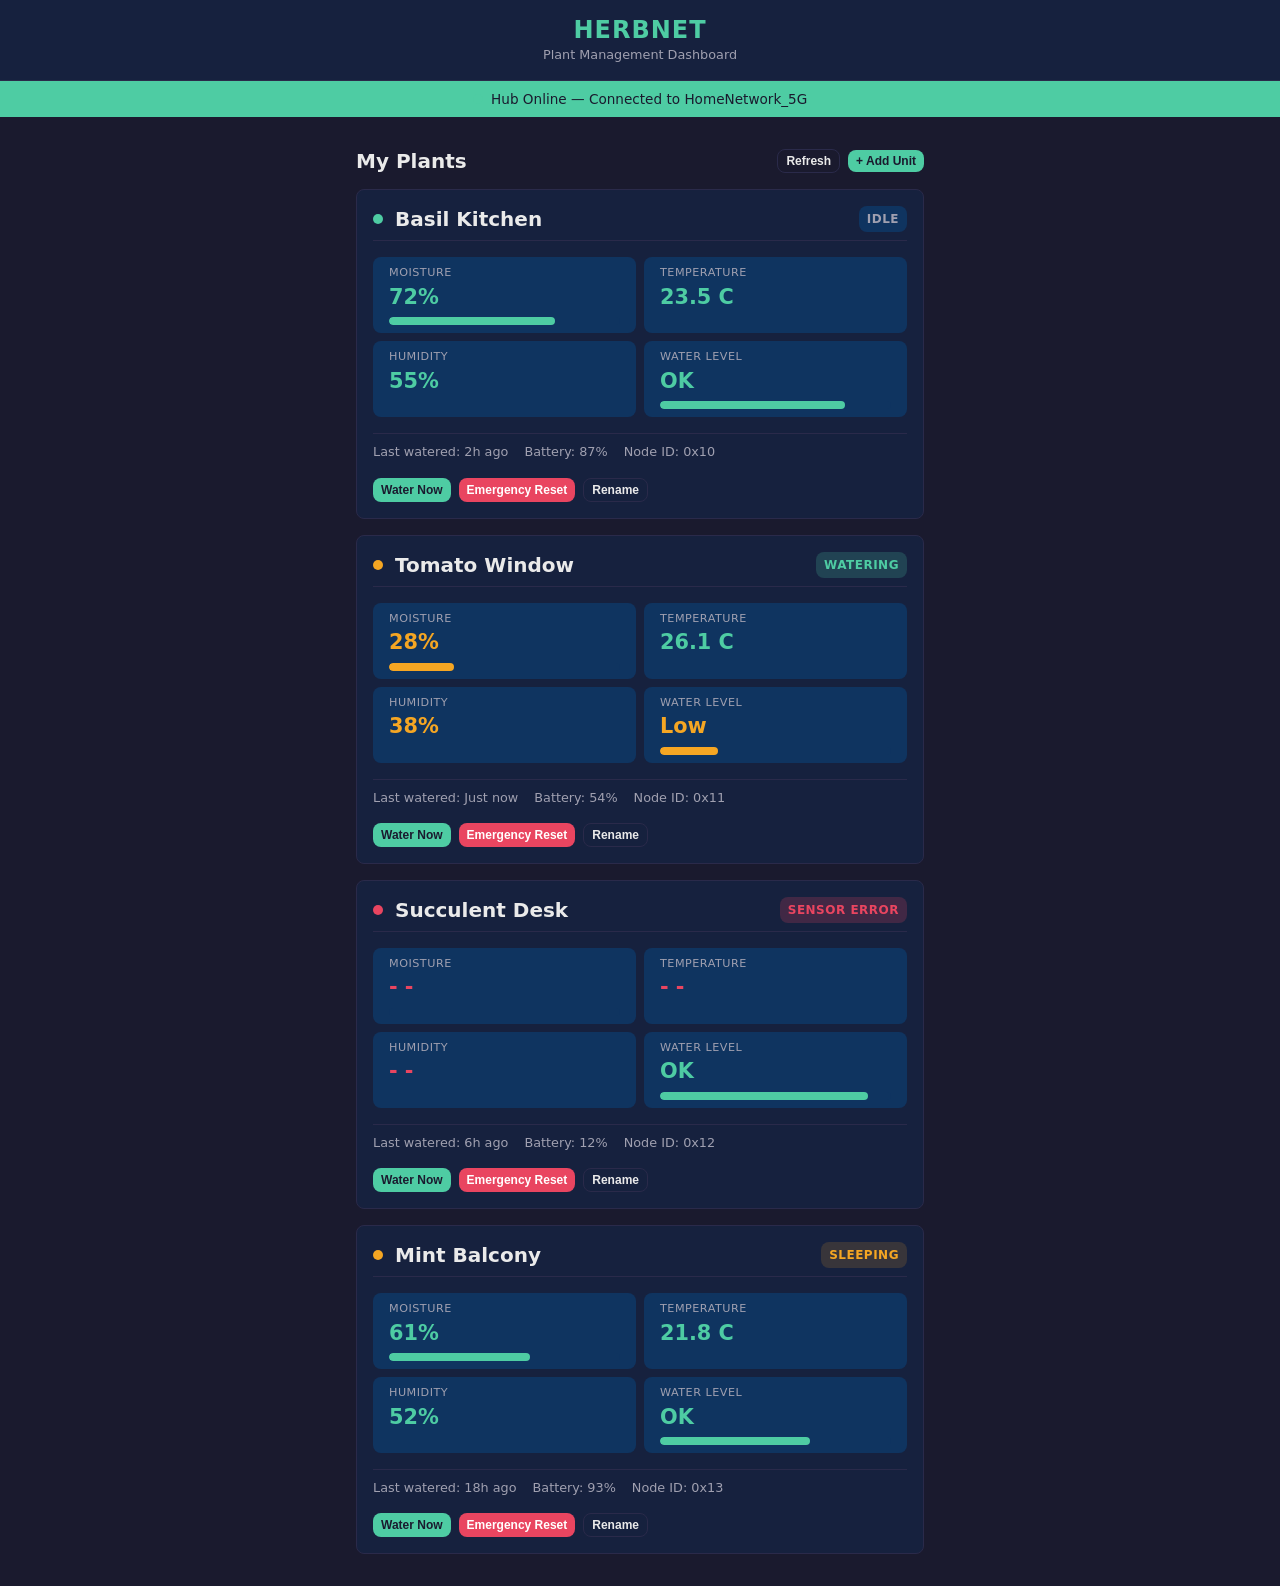
<file: HerbinatorWebApp/index.html>
<!DOCTYPE html>
<html lang="en">
<head>
  <meta charset="UTF-8">
  <meta name="viewport" content="width=device-width, initial-scale=1.0">
  <title>Herbinator - Dashboard</title>
  <link rel="stylesheet" href="style.css">
</head>
<body>

  <!-- =====================================================
       MAIN DASHBOARD

       This page is served when the ESP32 is connected to WiFi
       and operating normally (not in captive portal mode).

       It manages all connected Herbinator units via the ESP32
       hub. The ESP32 communicates with Arduino nodes over I2C
       or RS-485, and this page displays their data.

       BACKEND INTEGRATION NOTES:
       - Unit list:        GET  /api/units
       - Unit detail:      GET  /api/units/:id
       - Add unit:         POST /api/units
       - Rename unit:      PUT  /api/units/:id/name
       - Reset unit:       POST /api/units/:id/reset
       - Manual water:     POST /api/units/:id/water
       - Hub status:       GET  /api/hub/status
       - Hub settings:     GET  /api/hub/settings

       All data on this page is mock/static for the prototype.
       When the backend is implemented, JS will fetch data from
       these endpoints and update the DOM dynamically.
       ===================================================== -->

  <header class="app-header">
    <h1>HERBNET</h1>
    <p class="subtitle">Plant Management Dashboard</p>
  </header>

  <!-- ======================
       HUB CONNECTION BANNER

       Shows whether the ESP32 hub is online and connected to WiFi.
       Toggle between "online" and "offline" classes with JS.
       When offline, the wired bus still operates — plants get
       watered — but the user can't see live data remotely.
       ====================== -->
  <div class="status-banner online" id="hub-status-banner">
    <span class="status-dot green"></span>
    Hub Online — Connected to HomeNetwork_5G
  </div>

  <!-- Uncomment below to preview the offline state:
  <div class="status-banner offline" id="hub-status-banner">
    <span class="status-dot red"></span>
    Hub Offline — Local watering still active
  </div>
  -->

  <main class="container">

    <!-- ======================
         ACTION BAR

         Top-level controls: add a new unit, refresh data.
         These sit above the unit cards so they're always
         accessible without scrolling.
         ====================== -->
    <div class="flex-between mt-md mb-md">
      <h2>My Plants</h2>
      <div class="flex-row">
        <!-- data-action attributes are hooks for JS event listeners.
             This pattern keeps your HTML and JS loosely coupled —
             you can rearrange the HTML without breaking JS. -->
        <button class="btn btn-sm btn-outline" data-action="refresh-all">
          Refresh
        </button>
        <button class="btn btn-sm btn-primary" data-action="open-add-modal">
          + Add Unit
        </button>
      </div>
    </div>

    <!-- ======================
         UNIT CARDS

         Each card represents one Herbinator node (Arduino unit)
         connected to the ESP32 hub. The data-unit-id attribute
         stores the node's I2C address or internal ID so the
         backend knows which node to target for commands.

         In production, these cards are generated dynamically by
         JS from the /api/units response. For the prototype,
         we show 3 example units in different states.
         ====================== -->

    <!-- ---- UNIT 1: Healthy plant, idle state ---- -->
    <div class="card" data-unit-id="1">
      <div class="card-header">
        <h2>
          <span class="status-dot green"></span>
          <!-- The unit name is editable by the user.
               Clicking a future "edit" icon could swap this
               to an <input> for inline renaming. -->
          Basil Kitchen
        </h2>
        <span class="state-badge idle">Idle</span>
      </div>

      <!-- Sensor readings in a 2-column grid.
           Each .sensor-item shows one measurement.
           The .value class gets a color modifier (good/warn/bad)
           to give instant visual feedback on plant health. -->
      <div class="sensor-grid">
        <div class="sensor-item">
          <div class="label">Moisture</div>
          <div class="value good">72%</div>
          <!-- Progress bar gives a visual representation alongside
               the number. Width is set inline — JS will update this. -->
          <div class="progress-bar">
            <div class="fill green" style="width: 72%;"></div>
          </div>
        </div>

        <div class="sensor-item">
          <div class="label">Temperature</div>
          <div class="value good">23.5 C</div>
        </div>

        <div class="sensor-item">
          <div class="label">Humidity</div>
          <div class="value good">55%</div>
        </div>

        <div class="sensor-item">
          <div class="label">Water Level</div>
          <div class="value good">OK</div>
          <div class="progress-bar">
            <div class="fill green" style="width: 80%;"></div>
          </div>
        </div>
      </div>

      <!-- Meta info row: secondary details that don't need
           the visual weight of the sensor grid -->
      <div class="unit-meta">
        <span>Last watered: 2h ago</span>
        <span>Battery: 87%</span>
        <span>Node ID: 0x10</span>
      </div>

      <!-- Action buttons for this specific unit -->
      <div class="unit-actions">
        <!-- Manual water trigger — POST /api/units/1/water -->
        <button class="btn btn-sm btn-primary" data-action="water" data-unit-id="1">
          Water Now
        </button>
        <!-- Emergency reset — POST /api/units/1/reset
             This sends a reset command over the I2C/RS-485 bus
             to restart the Arduino node's microcontroller. -->
        <button class="btn btn-sm btn-danger" data-action="reset" data-unit-id="1">
          Emergency Reset
        </button>
        <button class="btn btn-sm btn-outline" data-action="rename" data-unit-id="1">
          Rename
        </button>
      </div>
    </div>

    <!-- ---- UNIT 2: Dry plant, needs watering ---- -->
    <div class="card" data-unit-id="2">
      <div class="card-header">
        <h2>
          <span class="status-dot yellow"></span>
          Tomato Window
        </h2>
        <!-- "watering" state means the pump is currently active -->
        <span class="state-badge watering">Watering</span>
      </div>

      <div class="sensor-grid">
        <div class="sensor-item">
          <div class="label">Moisture</div>
          <!-- warn class turns the value yellow to indicate
               moisture is below optimal but not critical -->
          <div class="value warn">28%</div>
          <div class="progress-bar">
            <div class="fill yellow" style="width: 28%;"></div>
          </div>
        </div>

        <div class="sensor-item">
          <div class="label">Temperature</div>
          <div class="value good">26.1 C</div>
        </div>

        <div class="sensor-item">
          <div class="label">Humidity</div>
          <div class="value warn">38%</div>
        </div>

        <div class="sensor-item">
          <div class="label">Water Level</div>
          <div class="value warn">Low</div>
          <div class="progress-bar">
            <div class="fill yellow" style="width: 25%;"></div>
          </div>
        </div>
      </div>

      <div class="unit-meta">
        <span>Last watered: Just now</span>
        <span>Battery: 54%</span>
        <span>Node ID: 0x11</span>
      </div>

      <div class="unit-actions">
        <button class="btn btn-sm btn-primary" data-action="water" data-unit-id="2">
          Water Now
        </button>
        <button class="btn btn-sm btn-danger" data-action="reset" data-unit-id="2">
          Emergency Reset
        </button>
        <button class="btn btn-sm btn-outline" data-action="rename" data-unit-id="2">
          Rename
        </button>
      </div>
    </div>

    <!-- ---- UNIT 3: Error state — sensor disconnected ---- -->
    <div class="card" data-unit-id="3">
      <div class="card-header">
        <h2>
          <span class="status-dot red"></span>
          Succulent Desk
        </h2>
        <!-- Error state means something is wrong — the unit
             has reported a sensor failure or communication issue -->
        <span class="state-badge error">Sensor Error</span>
      </div>

      <div class="sensor-grid">
        <div class="sensor-item">
          <div class="label">Moisture</div>
          <!-- "- -" indicates no data available due to error.
               The bad class turns it red. -->
          <div class="value bad">- -</div>
          <div class="progress-bar">
            <div class="fill red" style="width: 0%;"></div>
          </div>
        </div>

        <div class="sensor-item">
          <div class="label">Temperature</div>
          <div class="value bad">- -</div>
        </div>

        <div class="sensor-item">
          <div class="label">Humidity</div>
          <div class="value bad">- -</div>
        </div>

        <div class="sensor-item">
          <div class="label">Water Level</div>
          <div class="value good">OK</div>
          <div class="progress-bar">
            <div class="fill green" style="width: 90%;"></div>
          </div>
        </div>
      </div>

      <div class="unit-meta">
        <span>Last watered: 6h ago</span>
        <span>Battery: 12%</span>
        <span>Node ID: 0x12</span>
      </div>

      <div class="unit-actions">
        <button class="btn btn-sm btn-primary" data-action="water" data-unit-id="3">
          Water Now
        </button>
        <button class="btn btn-sm btn-danger" data-action="reset" data-unit-id="3">
          Emergency Reset
        </button>
        <button class="btn btn-sm btn-outline" data-action="rename" data-unit-id="3">
          Rename
        </button>
      </div>
    </div>

    <!-- ---- UNIT 4: Sleeping state example ---- -->
    <div class="card" data-unit-id="4">
      <div class="card-header">
        <h2>
          <span class="status-dot yellow"></span>
          Mint Balcony
        </h2>
        <!-- Sleeping = node MCU is in deep sleep between reads.
             The hub's last polled data is shown (may be stale). -->
        <span class="state-badge sleeping">Sleeping</span>
      </div>

      <div class="sensor-grid">
        <div class="sensor-item">
          <div class="label">Moisture</div>
          <div class="value good">61%</div>
          <div class="progress-bar">
            <div class="fill green" style="width: 61%;"></div>
          </div>
        </div>

        <div class="sensor-item">
          <div class="label">Temperature</div>
          <div class="value good">21.8 C</div>
        </div>

        <div class="sensor-item">
          <div class="label">Humidity</div>
          <div class="value good">52%</div>
        </div>

        <div class="sensor-item">
          <div class="label">Water Level</div>
          <div class="value good">OK</div>
          <div class="progress-bar">
            <div class="fill green" style="width: 65%;"></div>
          </div>
        </div>
      </div>

      <div class="unit-meta">
        <span>Last watered: 18h ago</span>
        <span>Battery: 93%</span>
        <span>Node ID: 0x13</span>
      </div>

      <div class="unit-actions">
        <button class="btn btn-sm btn-primary" data-action="water" data-unit-id="4">
          Water Now
        </button>
        <button class="btn btn-sm btn-danger" data-action="reset" data-unit-id="4">
          Emergency Reset
        </button>
        <button class="btn btn-sm btn-outline" data-action="rename" data-unit-id="4">
          Rename
        </button>
      </div>
    </div>

    <!-- ======================
         EMPTY STATE

         This is what shows when no units are connected yet.
         Hidden here because we have mock units above.
         Remove style="display:none" and hide the unit cards
         to see this state.
         ====================== -->
    <div class="empty-state" id="empty-state" style="display: none;">
      <div class="icon">&#127793;</div>
      <h2>No Herbinator Units Connected</h2>
      <p class="text-muted mt-sm">
        Click "+ Add Unit" to connect your first plant monitor.
      </p>
    </div>

  </main>

  <!-- ======================
       ADD UNIT MODAL

       A dialog that appears when the user clicks "+ Add Unit".
       The ESP32 scans the I2C bus for new Arduino nodes that
       haven't been registered yet.

       The .modal-overlay covers the screen with a dark layer.
       Adding the .active class (via JS) shows the modal.
       Removing it hides the modal.
       ====================== -->
  <div class="modal-overlay" id="add-unit-modal">
    <div class="modal-content">
      <div class="flex-between mb-md">
        <h2>Add New Unit</h2>
        <!-- data-action="close-modal" is the JS hook.
             &times; is the HTML entity for the X character. -->
        <button class="btn btn-sm btn-outline" data-action="close-modal">&times;</button>
      </div>

      <p class="text-muted" style="font-size: 0.85rem; margin-bottom: var(--spacing-md);">
        The hub will scan the I2C bus for unregistered Arduino nodes.
        Make sure your new Herbinator unit is powered on and connected
        to the bus cable.
      </p>

      <!-- Discovered nodes section — populated by JS after scanning.
           For the prototype, we show one discovered node as an example. -->
      <div class="card" style="border-color: var(--color-success);">
        <div class="flex-between">
          <div>
            <p style="font-weight: 600;">New Node Detected</p>
            <p class="text-muted" style="font-size: 0.8rem;">Address: 0x14</p>
          </div>
          <span class="state-badge watering">Found</span>
        </div>
      </div>

      <!-- Form to register the new node with a custom name -->
      <form action="/api/units" method="POST" id="add-unit-form">
        <div class="form-group">
          <label for="unit-name">Give it a name</label>
          <input
            type="text"
            id="unit-name"
            name="name"
            placeholder="e.g., Rosemary Kitchen"
            required
          >
        </div>

        <!-- The node address is auto-detected; stored in a hidden field
             so the backend knows which I2C address to register -->
        <input type="hidden" name="address" value="0x14">

        <button type="submit" class="btn btn-primary btn-block">
          Register Unit
        </button>
      </form>

      <button
        class="btn btn-outline btn-block mt-md"
        data-action="scan-bus"
      >
        Scan Again
      </button>
    </div>
  </div>

  <!-- ======================
       CONFIRM RESET MODAL

       Safety confirmation before sending an emergency reset.
       Resetting a node restarts its microcontroller, which
       stops any active watering and re-initializes sensors.
       ====================== -->
  <div class="modal-overlay" id="reset-confirm-modal">
    <div class="modal-content text-center">
      <h2 style="color: var(--color-danger);">Emergency Reset</h2>
      <p class="mt-md">
        This will restart the unit's microcontroller. Any active
        watering will stop immediately.
      </p>
      <p class="text-muted mt-sm" style="font-size: 0.85rem;">
        Unit: <strong id="reset-unit-name">—</strong>
      </p>

      <div class="flex-row mt-lg" style="justify-content: center;">
        <button class="btn btn-outline" data-action="close-modal">Cancel</button>
        <!-- data-action="confirm-reset" triggers the actual
             POST /api/units/:id/reset call -->
        <button class="btn btn-danger" data-action="confirm-reset">
          Confirm Reset
        </button>
      </div>
    </div>
  </div>

  <!-- ======================
       RENAME MODAL

       Simple dialog to change a unit's display name.
       ====================== -->
  <div class="modal-overlay" id="rename-modal">
    <div class="modal-content">
      <div class="flex-between mb-md">
        <h2>Rename Unit</h2>
        <button class="btn btn-sm btn-outline" data-action="close-modal">&times;</button>
      </div>

      <form action="/api/units/rename" method="POST" id="rename-form">
        <div class="form-group">
          <label for="new-name">New Name</label>
          <input
            type="text"
            id="new-name"
            name="name"
            placeholder="Enter a new name"
            required
          >
        </div>
        <input type="hidden" name="unit_id" id="rename-unit-id" value="">
        <button type="submit" class="btn btn-primary btn-block">
          Save Name
        </button>
      </form>
    </div>
  </div>

</body>
</html>
</file>
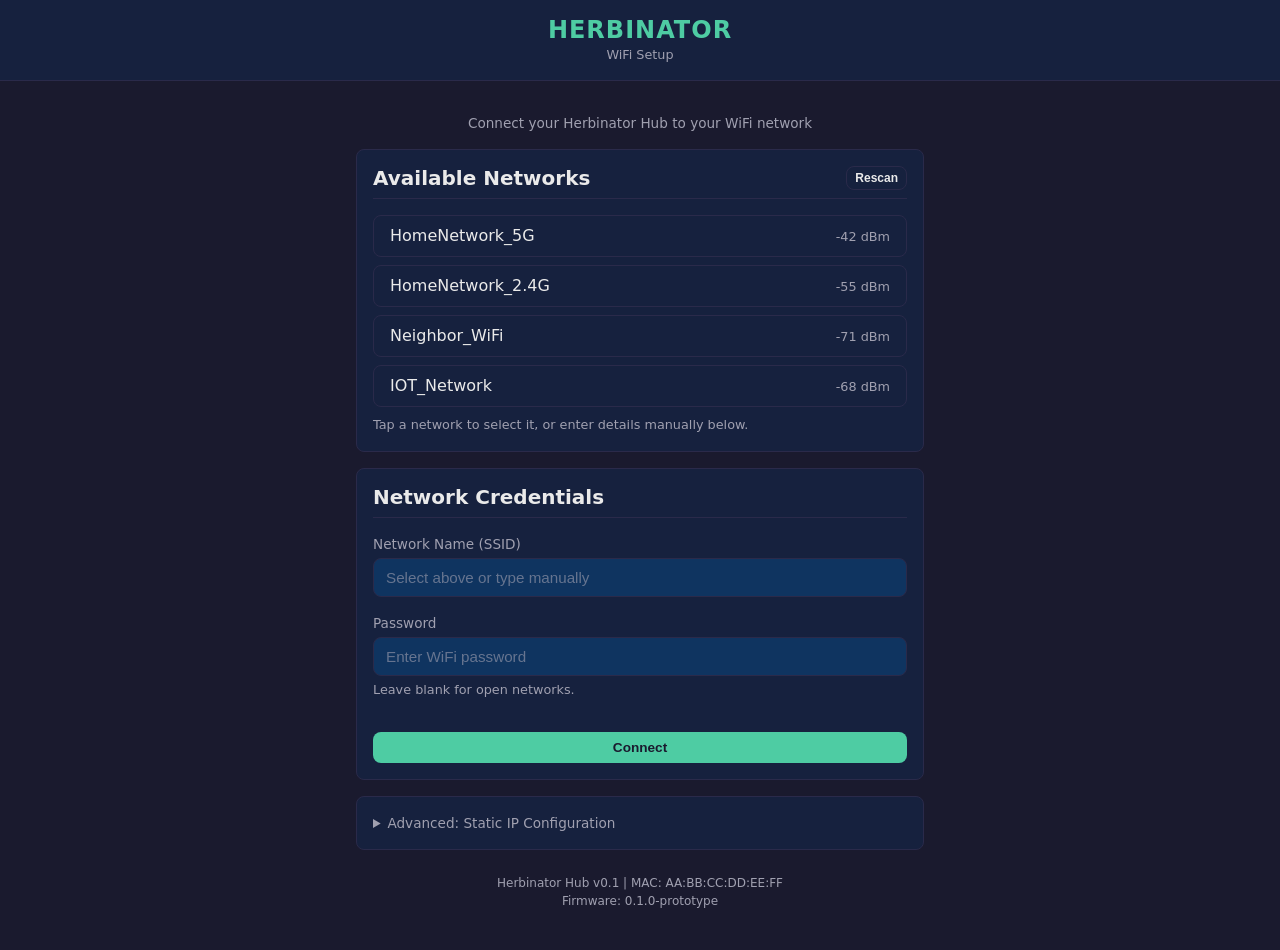
<file: HerbinatorWebApp/portal.html>
<!DOCTYPE html>
<html lang="en">
<head>
  <!-- meta charset tells the browser this file uses UTF-8 encoding -->
  <meta charset="UTF-8">

  <!-- viewport meta tag is CRITICAL for mobile devices.
       Without it, phones will render the page at desktop width
       and everything looks tiny. width=device-width makes the
       page match the phone's screen width. -->
  <meta name="viewport" content="width=device-width, initial-scale=1.0">

  <title>Herbinator - WiFi Setup</title>

  <!-- Link to shared stylesheet -->
  <link rel="stylesheet" href="style.css">
</head>
<body>

  <!-- =====================================================
       CAPTIVE PORTAL

       This page is served when the ESP32 is in SoftAP mode.
       The user connects to the ESP32's WiFi access point
       (e.g., "Herbinator-Setup") and this page loads
       automatically via captive portal detection.

       PURPOSE: Collect the user's home WiFi credentials so
       the ESP32 can connect to their network and serve the
       main dashboard.

       BACKEND INTEGRATION NOTES:
       - The form POSTs to /api/wifi/connect
       - The network list will be populated by a GET to
         /api/wifi/scan
       - After successful connection, redirect to the
         dashboard at the ESP32's new IP address
       ===================================================== -->

  <header class="app-header">
    <h1>HERBINATOR</h1>
    <p class="subtitle">WiFi Setup</p>
  </header>

  <main class="container">

    <!-- Step indicator - shows user where they are in setup -->
    <div class="text-center mt-md mb-md">
      <p class="text-muted" style="font-size: 0.85rem;">
        Connect your Herbinator Hub to your WiFi network
      </p>
    </div>

    <!-- ======================
         NETWORK SCAN SECTION

         In the real app, JS will call /api/wifi/scan and
         populate this list dynamically. For now, we show
         mock data to prototype the UI.
         ====================== -->
    <div class="card">
      <div class="card-header">
        <h2>Available Networks</h2>
        <!-- This button triggers a rescan.
             data-action attributes are hooks for your future JS
             to attach event listeners without hardcoding IDs. -->
        <button class="btn btn-sm btn-outline" data-action="scan-wifi">
          Rescan
        </button>
      </div>

      <!-- Each .network-item represents a discovered WiFi network.
           Clicking one should auto-fill the SSID field below.

           The data-ssid attribute stores the network name so JS
           can read it without parsing the text content. This is a
           common pattern: use data-* attributes to store machine-
           readable values separate from display text. -->
      <ul class="network-list" id="network-list">
        <li class="network-item" data-ssid="HomeNetwork_5G">
          <span class="ssid">HomeNetwork_5G</span>
          <span class="signal">-42 dBm</span>
        </li>
        <li class="network-item" data-ssid="HomeNetwork_2.4G">
          <span class="ssid">HomeNetwork_2.4G</span>
          <span class="signal">-55 dBm</span>
        </li>
        <li class="network-item" data-ssid="Neighbor_WiFi">
          <span class="ssid">Neighbor_WiFi</span>
          <span class="signal">-71 dBm</span>
        </li>
        <li class="network-item" data-ssid="IOT_Network">
          <span class="ssid">IOT_Network</span>
          <span class="signal">-68 dBm</span>
        </li>
      </ul>

      <p class="help-text mt-sm">
        Tap a network to select it, or enter details manually below.
      </p>
    </div>

    <!-- ======================
         WIFI CREDENTIALS FORM

         action="/api/wifi/connect" - this is the endpoint your
         ESP32 backend will handle. The ESP32 web server (using
         ESPAsyncWebServer or similar) will parse the POST data,
         attempt to connect to the specified network, and respond
         with success/failure.

         method="POST" - POST is correct here because we're
         sending sensitive data (password) and causing a state
         change on the server.
         ====================== -->
    <div class="card">
      <div class="card-header">
        <h2>Network Credentials</h2>
      </div>

      <form action="/api/wifi/connect" method="POST" id="wifi-form">
        <div class="form-group">
          <label for="ssid">Network Name (SSID)</label>
          <!-- The id matches the label's "for" attribute, which
               makes clicking the label focus the input (accessibility) -->
          <input
            type="text"
            id="ssid"
            name="ssid"
            placeholder="Select above or type manually"
            required
          >
        </div>

        <div class="form-group">
          <label for="password">Password</label>
          <input
            type="password"
            id="password"
            name="password"
            placeholder="Enter WiFi password"
          >
          <p class="help-text">Leave blank for open networks.</p>
        </div>

        <!-- Hidden field for security type - populated by JS
             when a network is selected from the scan list.
             The ESP32 can use this to set the correct WiFi mode. -->
        <input type="hidden" name="security" id="security" value="WPA2">

        <button type="submit" class="btn btn-primary btn-block mt-md">
          Connect
        </button>
      </form>
    </div>

    <!-- ======================
         CONNECTION STATUS

         This section is hidden by default and shown after the
         form is submitted. It provides feedback while the ESP32
         attempts to connect to the WiFi network.

         In production, you'd poll /api/wifi/status every few
         seconds to check if connection succeeded.

         The style="display:none" hides it initially.
         JS would remove this to show it after form submission.
         ====================== -->
    <div class="card" id="connection-status" style="display: none;">
      <div class="text-center">
        <p class="scanning" id="status-text">Connecting to network...</p>
        <p class="help-text mt-sm" id="status-detail">
          This may take up to 30 seconds. Do not close this page.
        </p>
      </div>
    </div>

    <!-- ======================
         MANUAL IP CONFIGURATION

         Advanced section for users who need a static IP.
         This is collapsed by default. A simple detail/summary
         HTML element gives us expand/collapse for free — no JS!
         ====================== -->
    <details class="card">
      <!-- <summary> is the clickable header that toggles open/close.
           This is native HTML — no JavaScript required! -->
      <summary style="cursor: pointer; color: var(--color-text-muted); font-size: 0.85rem;">
        Advanced: Static IP Configuration
      </summary>

      <div class="mt-md">
        <div class="form-group">
          <label for="static-ip">Static IP Address</label>
          <input type="text" id="static-ip" name="static_ip" placeholder="192.168.1.100">
        </div>
        <div class="form-group">
          <label for="gateway">Gateway</label>
          <input type="text" id="gateway" name="gateway" placeholder="192.168.1.1">
        </div>
        <div class="form-group">
          <label for="subnet">Subnet Mask</label>
          <input type="text" id="subnet" name="subnet" placeholder="255.255.255.0">
        </div>
      </div>
    </details>

    <!-- Footer with device info -->
    <div class="text-center mt-lg" style="padding-bottom: var(--spacing-lg);">
      <p class="text-muted" style="font-size: 0.75rem;">
        Herbinator Hub v0.1 | MAC: <span id="mac-address">AA:BB:CC:DD:EE:FF</span>
      </p>
      <p class="text-muted" style="font-size: 0.75rem;">
        <!-- data-firmware-version is a hook for the backend to
             inject the actual firmware version at serve time -->
        Firmware: <span data-firmware-version>0.1.0-prototype</span>
      </p>
    </div>

  </main>

</body>
</html>
</file>
<file: HerbinatorWebApp/style.css>
/* ============================================================
   HERBINATOR WEB APP - SHARED STYLES

   This CSS file is shared between the captive portal and the
   main dashboard. It uses CSS custom properties (variables) so
   you can tweak the whole color scheme from one place.

   ESP32 NOTE: The ESP32 serves files from SPIFFS or LittleFS.
   Keep this file small — every byte counts on a microcontroller
   with limited flash storage.
   ============================================================ */

/* -- CSS Variables --
   Define your color palette and spacing here.
   Changing these values updates the entire app's look. */
:root {
  --color-bg: #1a1a2e;
  --color-surface: #16213e;
  --color-surface-hover: #1a2744;
  --color-primary: #0f3460;
  --color-accent: #e94560;
  --color-accent-hover: #d63851;
  --color-success: #4ecca3;
  --color-warning: #f5a623;
  --color-danger: #e94560;
  --color-text: #eaeaea;
  --color-text-muted: #a0a0b0;
  --color-border: #2a2a4a;
  --radius: 8px;
  --spacing-xs: 4px;
  --spacing-sm: 8px;
  --spacing-md: 16px;
  --spacing-lg: 24px;
  --spacing-xl: 32px;
}

/* -- Reset & Base --
   A minimal reset so elements behave consistently across browsers.
   box-sizing: border-box makes padding included in width/height
   calculations, which is much easier to work with. */
*, *::before, *::after {
  box-sizing: border-box;
  margin: 0;
  padding: 0;
}

body {
  font-family: 'Segoe UI', system-ui, -apple-system, sans-serif;
  background-color: var(--color-bg);
  color: var(--color-text);
  line-height: 1.5;
  /* min-height: 100vh ensures the background fills the screen
     even if content is short */
  min-height: 100vh;
}

/* -- Typography -- */
h1, h2, h3 {
  font-weight: 600;
  line-height: 1.2;
}

h1 { font-size: 1.5rem; }
h2 { font-size: 1.25rem; }
h3 { font-size: 1rem; }

a {
  color: var(--color-accent);
  text-decoration: none;
}

/* -- Layout Utilities --
   Simple reusable layout classes. Using these keeps your HTML
   cleaner than writing inline styles everywhere. */
.container {
  width: 100%;
  max-width: 600px;
  margin: 0 auto;
  padding: var(--spacing-md);
}

.flex-row {
  display: flex;
  align-items: center;
  gap: var(--spacing-sm);
}

.flex-between {
  display: flex;
  align-items: center;
  justify-content: space-between;
}

.text-center { text-align: center; }
.text-muted { color: var(--color-text-muted); }
.mt-sm { margin-top: var(--spacing-sm); }
.mt-md { margin-top: var(--spacing-md); }
.mt-lg { margin-top: var(--spacing-lg); }
.mb-md { margin-bottom: var(--spacing-md); }

/* -- App Header --
   The top bar with the Herbinator logo/title. */
.app-header {
  background: var(--color-surface);
  border-bottom: 1px solid var(--color-border);
  padding: var(--spacing-md);
  text-align: center;
}

.app-header h1 {
  color: var(--color-success);
  letter-spacing: 1px;
}

.app-header .subtitle {
  font-size: 0.8rem;
  color: var(--color-text-muted);
}

/* -- Status Banner --
   A full-width bar that shows hub connection state.
   Toggle between .online and .offline classes with JS later. */
.status-banner {
  padding: var(--spacing-sm) var(--spacing-md);
  text-align: center;
  font-size: 0.85rem;
  font-weight: 500;
}

.status-banner.online {
  background: var(--color-success);
  color: #1a1a2e;
}

.status-banner.offline {
  background: var(--color-danger);
  color: #fff;
}

/* -- Status Dot --
   A small colored circle used next to text to indicate state.
   The color is set by adding a modifier class. */
.status-dot {
  /* inline-block so it sits on the same line as text */
  display: inline-block;
  width: 10px;
  height: 10px;
  border-radius: 50%;
  margin-right: var(--spacing-xs);
}

.status-dot.green { background: var(--color-success); }
.status-dot.yellow { background: var(--color-warning); }
.status-dot.red { background: var(--color-danger); }

/* -- Cards --
   The main UI building block. Each Herbinator unit gets a card.
   Cards are also used for the WiFi form on the captive portal. */
.card {
  background: var(--color-surface);
  border: 1px solid var(--color-border);
  border-radius: var(--radius);
  padding: var(--spacing-md);
  margin-bottom: var(--spacing-md);
  /* transition makes hover effects smooth instead of instant */
  transition: border-color 0.2s ease;
}

.card:hover {
  border-color: var(--color-success);
}

.card-header {
  display: flex;
  justify-content: space-between;
  align-items: center;
  margin-bottom: var(--spacing-md);
  /* padding-bottom + border creates a visual separator between
     the card title and its content */
  padding-bottom: var(--spacing-sm);
  border-bottom: 1px solid var(--color-border);
}

.card-header h2 {
  display: flex;
  align-items: center;
  gap: var(--spacing-sm);
}

/* -- Sensor Data Grid --
   A 2-column grid that displays moisture, temp, humidity, etc.
   CSS Grid is ideal here because we want equal-width columns
   that automatically wrap on small screens. */
.sensor-grid {
  display: grid;
  grid-template-columns: 1fr 1fr;
  gap: var(--spacing-sm);
}

.sensor-item {
  background: var(--color-primary);
  border-radius: var(--radius);
  padding: var(--spacing-sm) var(--spacing-md);
}

.sensor-item .label {
  font-size: 0.7rem;
  color: var(--color-text-muted);
  text-transform: uppercase;
  letter-spacing: 0.5px;
}

.sensor-item .value {
  font-size: 1.3rem;
  font-weight: 700;
}

/* Color-coded sensor values to draw the eye to problems */
.value.good { color: var(--color-success); }
.value.warn { color: var(--color-warning); }
.value.bad { color: var(--color-danger); }

/* -- State Badge --
   Shows the current operating state of a unit (e.g., "Watering",
   "Idle", "Error"). The background color changes per state. */
.state-badge {
  display: inline-block;
  padding: var(--spacing-xs) var(--spacing-sm);
  border-radius: var(--radius);
  font-size: 0.75rem;
  font-weight: 600;
  text-transform: uppercase;
  letter-spacing: 0.5px;
}

.state-badge.idle {
  background: var(--color-primary);
  color: var(--color-text-muted);
}

.state-badge.watering {
  background: rgba(78, 204, 163, 0.2);
  color: var(--color-success);
}

.state-badge.error {
  background: rgba(233, 69, 96, 0.2);
  color: var(--color-danger);
}

.state-badge.sleeping {
  background: rgba(245, 166, 35, 0.15);
  color: var(--color-warning);
}

/* -- Progress Bars --
   Used for moisture level and water reservoir level.
   The outer element is the track, the inner .fill is the bar.
   Width of .fill is set via inline style in HTML (or JS later). */
.progress-bar {
  width: 100%;
  height: 8px;
  background: var(--color-primary);
  border-radius: 4px;
  overflow: hidden;
  margin-top: var(--spacing-xs);
}

.progress-bar .fill {
  height: 100%;
  border-radius: 4px;
  /* transition animates the width change when data updates */
  transition: width 0.5s ease;
}

.progress-bar .fill.green { background: var(--color-success); }
.progress-bar .fill.yellow { background: var(--color-warning); }
.progress-bar .fill.red { background: var(--color-danger); }

/* -- Buttons --
   Base button style + variants. All buttons share the same size
   and shape; only colors differ between variants. */
.btn {
  display: inline-flex;
  align-items: center;
  gap: var(--spacing-xs);
  padding: var(--spacing-sm) var(--spacing-md);
  border: none;
  border-radius: var(--radius);
  font-size: 0.85rem;
  font-weight: 600;
  cursor: pointer;
  transition: background 0.2s ease, transform 0.1s ease;
}

/* slight scale-down on click gives tactile feedback */
.btn:active {
  transform: scale(0.97);
}

.btn-primary {
  background: var(--color-success);
  color: var(--color-bg);
}

.btn-primary:hover {
  background: #3db88e;
}

.btn-danger {
  background: var(--color-danger);
  color: #fff;
}

.btn-danger:hover {
  background: var(--color-accent-hover);
}

.btn-outline {
  background: transparent;
  color: var(--color-text);
  border: 1px solid var(--color-border);
}

.btn-outline:hover {
  border-color: var(--color-success);
  color: var(--color-success);
}

/* Full-width button variant */
.btn-block {
  width: 100%;
  justify-content: center;
}

/* Small button variant for inline actions */
.btn-sm {
  padding: var(--spacing-xs) var(--spacing-sm);
  font-size: 0.75rem;
}

/* -- Form Inputs --
   Styled for the captive portal WiFi form. */
.form-group {
  margin-bottom: var(--spacing-md);
}

.form-group label {
  display: block;
  font-size: 0.85rem;
  color: var(--color-text-muted);
  margin-bottom: var(--spacing-xs);
}

.form-group input,
.form-group select {
  width: 100%;
  padding: 10px 12px;
  background: var(--color-primary);
  border: 1px solid var(--color-border);
  border-radius: var(--radius);
  color: var(--color-text);
  font-size: 0.95rem;
  /* outline: none removes the default blue browser focus ring
     so we can replace it with our own style below */
  outline: none;
  transition: border-color 0.2s ease;
}

.form-group input:focus,
.form-group select:focus {
  border-color: var(--color-success);
}

/* placeholder text color */
.form-group input::placeholder {
  color: var(--color-text-muted);
  opacity: 0.6;
}

/* -- Info/Help Text -- */
.help-text {
  font-size: 0.8rem;
  color: var(--color-text-muted);
  margin-top: var(--spacing-xs);
}

/* -- Unit Meta Info --
   Small details like "Last watered", "Battery", shown below
   the sensor grid on each unit card. */
.unit-meta {
  display: flex;
  flex-wrap: wrap;
  gap: var(--spacing-sm) var(--spacing-md);
  margin-top: var(--spacing-md);
  padding-top: var(--spacing-sm);
  border-top: 1px solid var(--color-border);
  font-size: 0.8rem;
  color: var(--color-text-muted);
}

/* -- Unit Actions --
   The row of buttons at the bottom of each unit card. */
.unit-actions {
  display: flex;
  gap: var(--spacing-sm);
  margin-top: var(--spacing-md);
}

/* -- Empty State --
   Shown when no Herbinator units are connected yet. */
.empty-state {
  text-align: center;
  padding: var(--spacing-xl) var(--spacing-md);
  color: var(--color-text-muted);
}

.empty-state .icon {
  font-size: 3rem;
  margin-bottom: var(--spacing-md);
  /* opacity makes it feel like a background illustration */
  opacity: 0.4;
}

/* -- WiFi Network List --
   Used on captive portal to show discovered networks. */
.network-list {
  list-style: none;
}

.network-item {
  display: flex;
  justify-content: space-between;
  align-items: center;
  padding: var(--spacing-sm) var(--spacing-md);
  border: 1px solid var(--color-border);
  border-radius: var(--radius);
  margin-bottom: var(--spacing-sm);
  cursor: pointer;
  transition: background 0.15s ease;
}

.network-item:hover {
  background: var(--color-primary);
}

.network-item .ssid {
  font-weight: 500;
}

.network-item .signal {
  font-size: 0.8rem;
  color: var(--color-text-muted);
}

/* -- Modal Overlay --
   Used for "Add New Unit" or "Confirm Reset" dialogs.
   The overlay covers the screen with a semi-transparent dark layer.
   The .modal-content sits centered on top.

   To show/hide: toggle the .active class with JS. */
.modal-overlay {
  /* display:none hides it by default */
  display: none;
  position: fixed;
  top: 0;
  left: 0;
  width: 100%;
  height: 100%;
  background: rgba(0, 0, 0, 0.7);
  /* z-index ensures it sits above everything else */
  z-index: 100;
  align-items: center;
  justify-content: center;
}

/* When .active is added, switch from none to flex to show it */
.modal-overlay.active {
  display: flex;
}

.modal-content {
  background: var(--color-surface);
  border: 1px solid var(--color-border);
  border-radius: var(--radius);
  padding: var(--spacing-lg);
  width: 90%;
  max-width: 400px;
}

/* -- Scan Animation --
   A simple pulsing animation for the "Scanning..." state
   on the captive portal. CSS animations are lightweight and
   don't need JavaScript. */
@keyframes pulse {
  0%, 100% { opacity: 1; }
  50% { opacity: 0.4; }
}

.scanning {
  animation: pulse 1.5s ease-in-out infinite;
}

/* -- Responsive Adjustments --
   @media queries let you change styles based on screen width.
   The ESP32 captive portal is typically viewed on a phone,
   so mobile-first design is important here. */
@media (max-width: 400px) {
  .sensor-grid {
    /* Switch to single column on very small screens */
    grid-template-columns: 1fr;
  }

  .unit-actions {
    flex-direction: column;
  }

  .btn-block-mobile {
    width: 100%;
    justify-content: center;
  }
}
</file>
